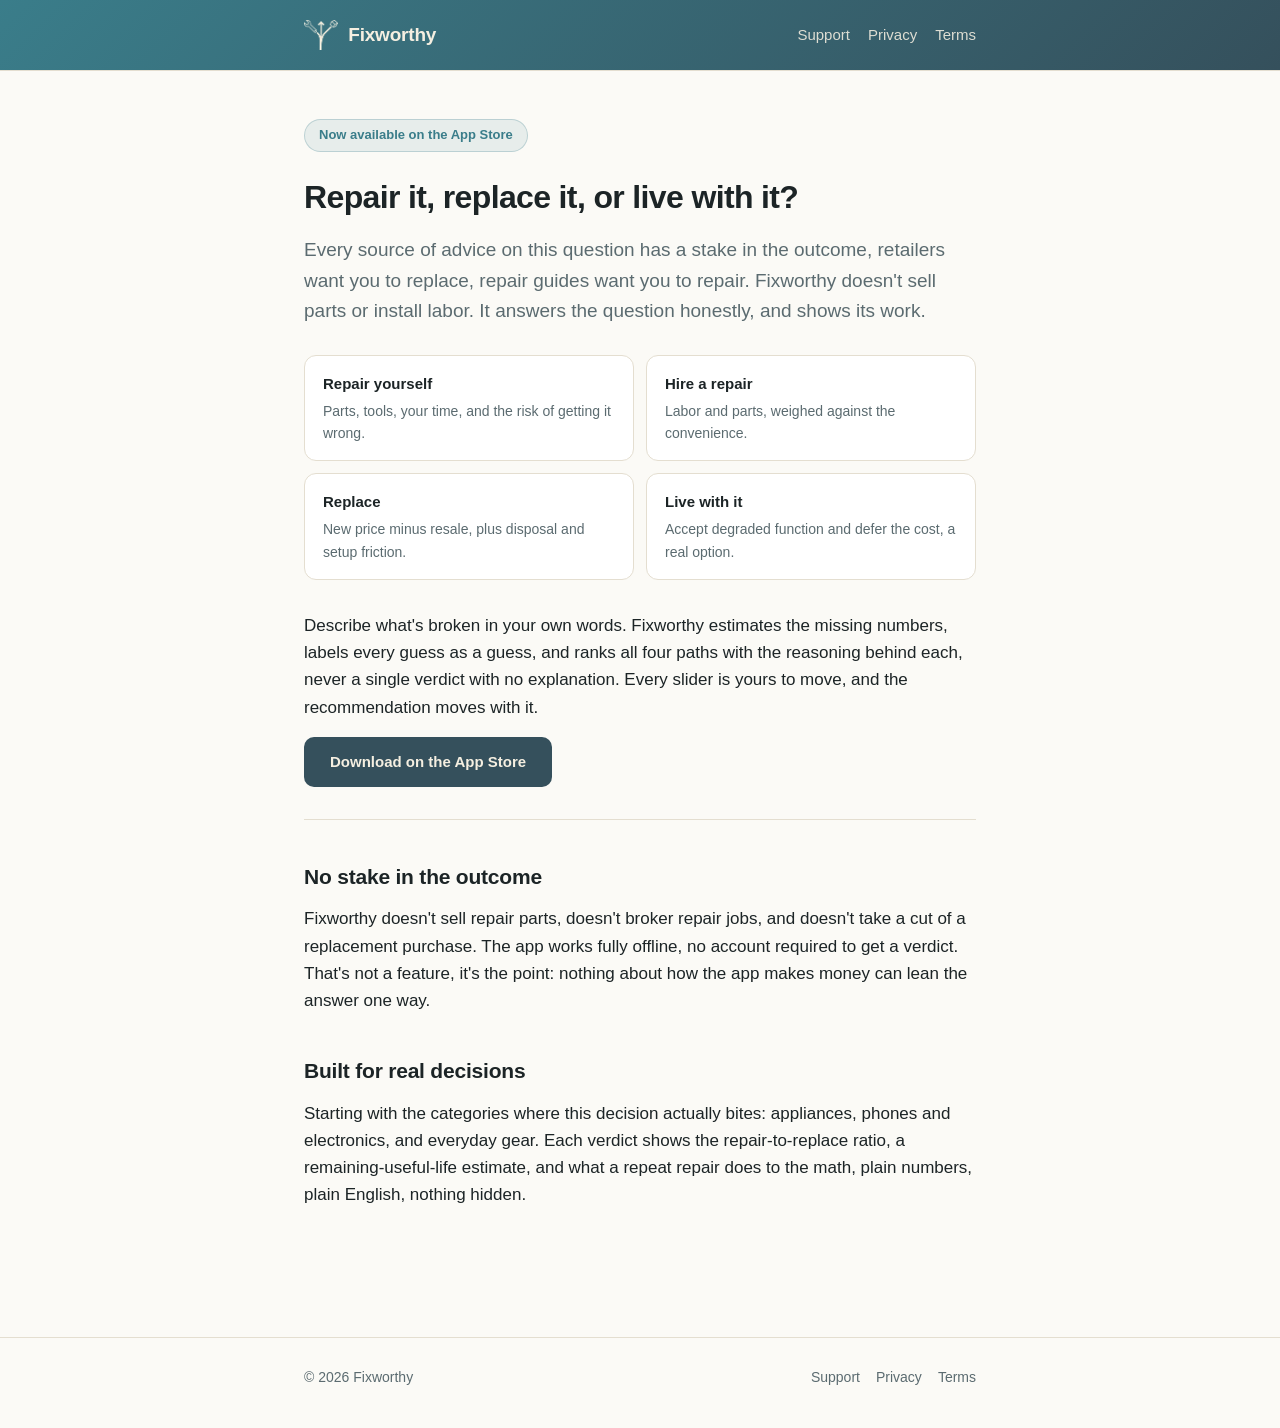
<file: index.html>
<!DOCTYPE html>
<html lang="en">
<head>
<meta charset="UTF-8">
<meta name="viewport" content="width=device-width, initial-scale=1.0">
<title>Fixworthy - Repair it, replace it, or live with it?</title>
<meta name="description" content="Fixworthy is a neutral decision engine for one question every incentivized source gets wrong: repair, hire, replace, or live with it. Local-first iOS app.">
<link rel="stylesheet" href="style.css">
</head>
<body>

<header class="site">
  <div class="wrap">
    <div class="brand"><img class="logo" src="fixworthy-logo.png" alt="Fixworthy logo"> Fixworthy</div>
    <nav>
      <a href="support.html">Support</a>
      <a href="privacy.html">Privacy</a>
      <a href="terms.html">Terms</a>
    </nav>
  </div>
</header>

<main>
  <span class="badge">Now available on the App Store</span>
  <h1>Repair it, replace it, or live with it?</h1>
  <p class="lede">
    Every source of advice on this question has a stake in the outcome, retailers
    want you to replace, repair guides want you to repair. Fixworthy doesn't sell
    parts or install labor. It answers the question honestly, and shows its work.
  </p>

  <div class="paths">
    <div class="path">
      <div class="name">Repair yourself</div>
      <div class="desc">Parts, tools, your time, and the risk of getting it wrong.</div>
    </div>
    <div class="path">
      <div class="name">Hire a repair</div>
      <div class="desc">Labor and parts, weighed against the convenience.</div>
    </div>
    <div class="path">
      <div class="name">Replace</div>
      <div class="desc">New price minus resale, plus disposal and setup friction.</div>
    </div>
    <div class="path">
      <div class="name">Live with it</div>
      <div class="desc">Accept degraded function and defer the cost, a real option.</div>
    </div>
  </div>

  <p>
    Describe what's broken in your own words. Fixworthy estimates the missing
    numbers, labels every guess as a guess, and ranks all four paths with the
    reasoning behind each, never a single verdict with no explanation. Every
    slider is yours to move, and the recommendation moves with it.
  </p>

  <a class="cta" href="https://apps.apple.com/app/id6788266168">Download on the App Store</a>

  <hr>

  <h2>No stake in the outcome</h2>
  <p>
    Fixworthy doesn't sell repair parts, doesn't broker repair jobs, and doesn't
    take a cut of a replacement purchase. The app works fully offline, no
    account required to get a verdict. That's not a feature, it's the point:
    nothing about how the app makes money can lean the answer one way.
  </p>

  <h2>Built for real decisions</h2>
  <p>
    Starting with the categories where this decision actually bites: appliances,
    phones and electronics, and everyday gear. Each verdict shows the
    repair-to-replace ratio, a remaining-useful-life estimate, and what a
    repeat repair does to the math, plain numbers, plain English, nothing
    hidden.
  </p>
</main>

<footer class="site">
  <div class="wrap">
    <div>&copy; 2026 Fixworthy</div>
    <nav>
      <a href="support.html">Support</a>
      <a href="privacy.html">Privacy</a>
      <a href="terms.html">Terms</a>
    </nav>
  </div>
</footer>

</body>
</html>
</file>
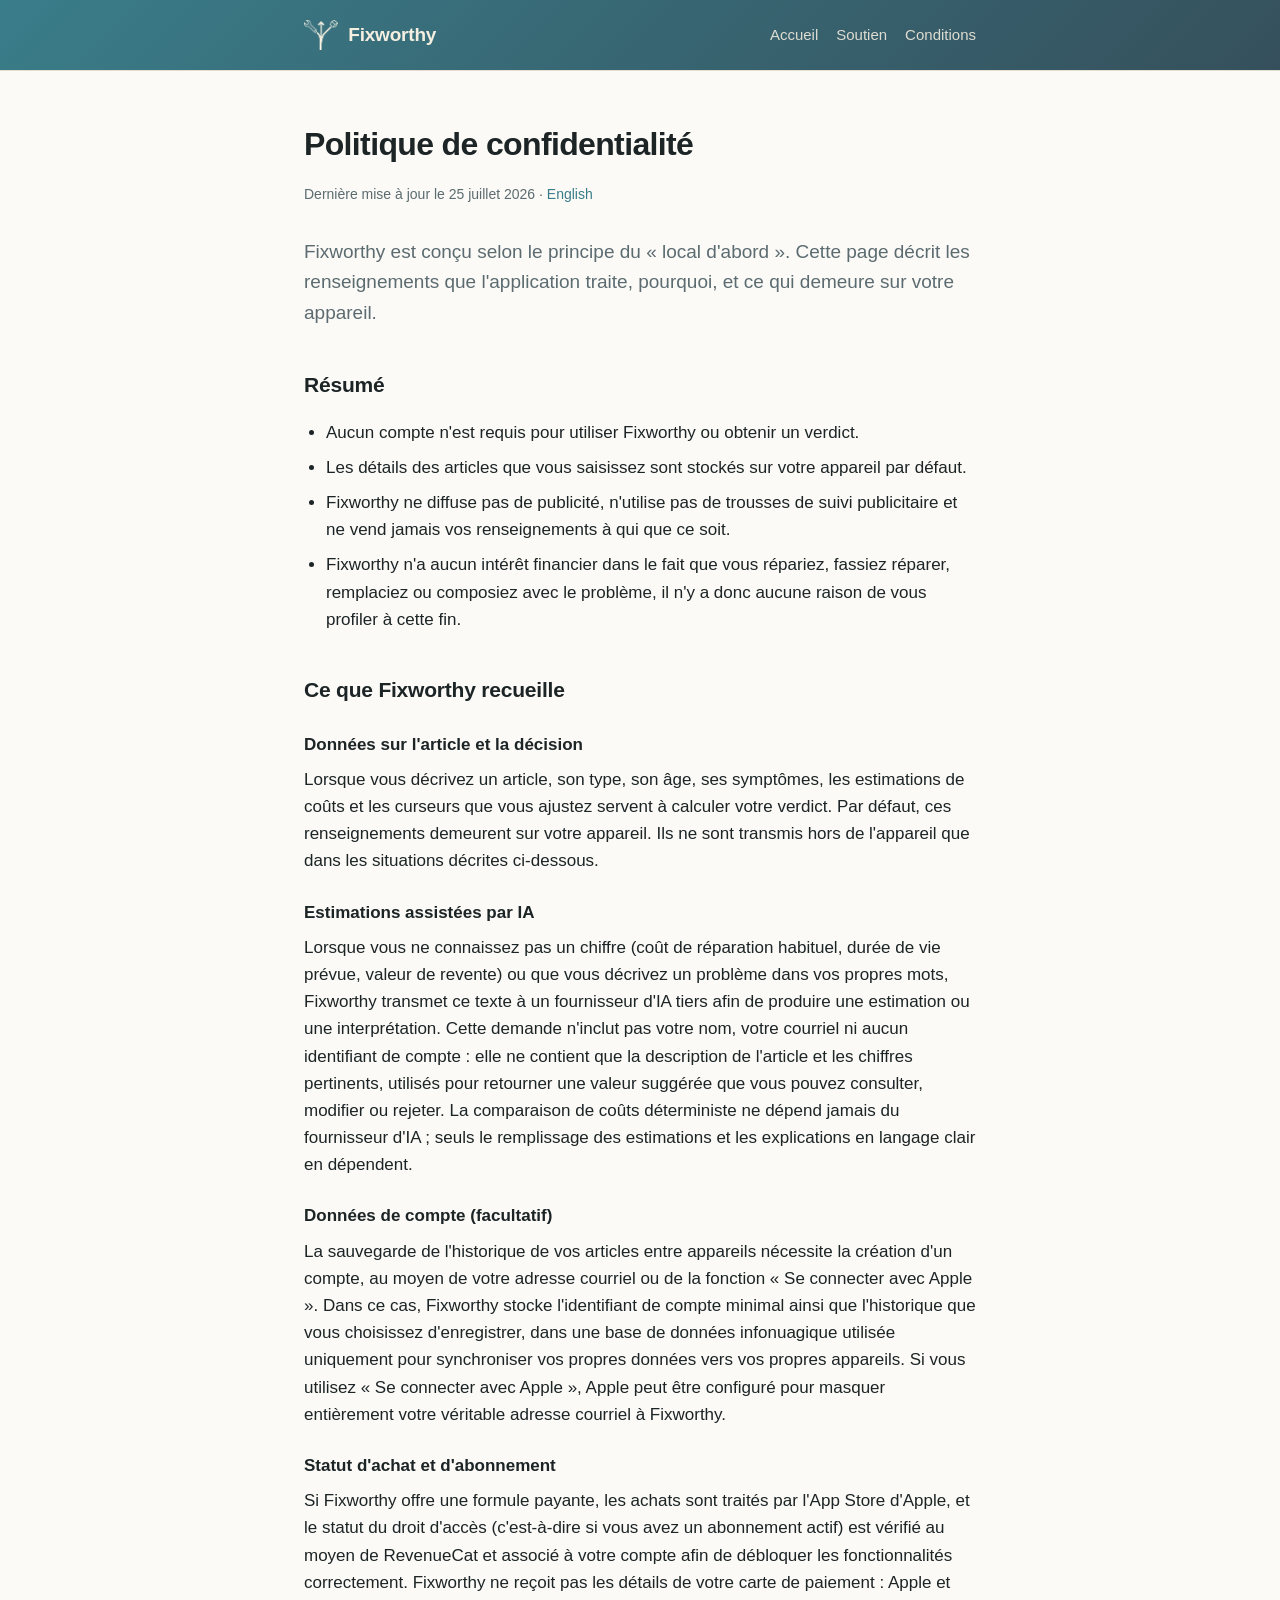
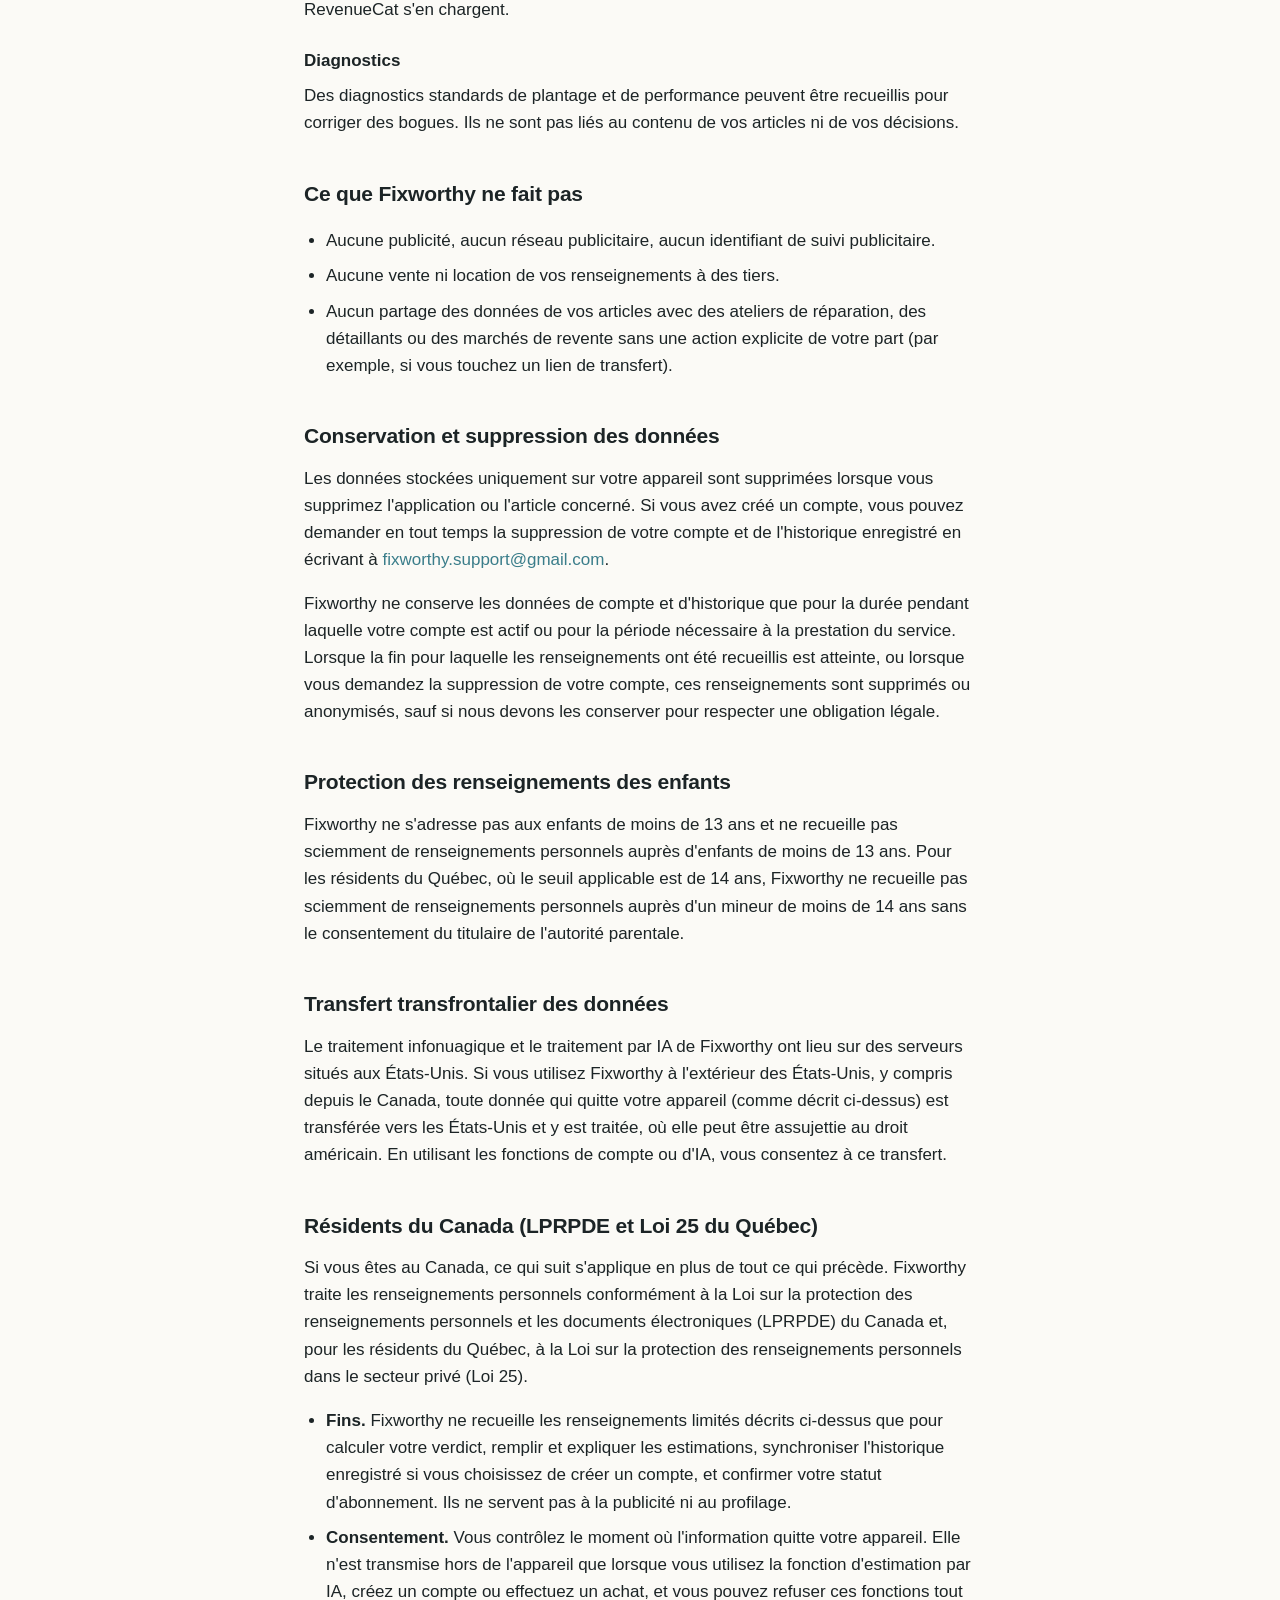
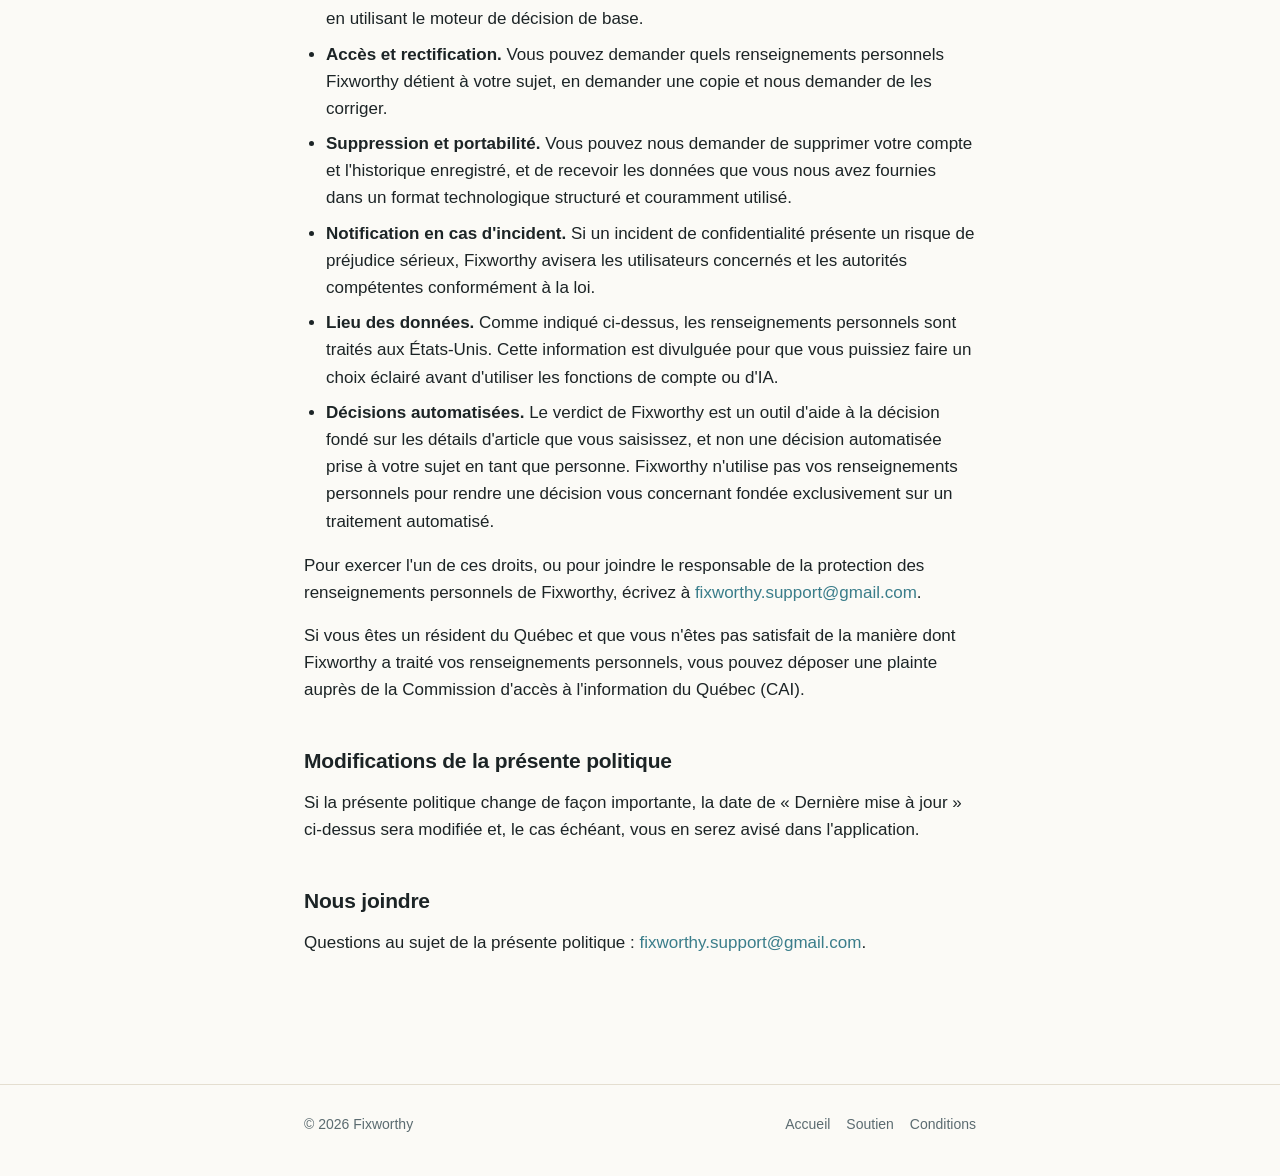
<file: privacy-fr.html>
<!DOCTYPE html>
<html lang="fr-CA">
<head>
<meta charset="UTF-8">
<meta name="viewport" content="width=device-width, initial-scale=1.0">
<title>Politique de confidentialité - Fixworthy</title>
<meta name="description" content="Comment Fixworthy recueille, utilise et protège vos renseignements.">
<link rel="stylesheet" href="style.css">
</head>
<body>

<header class="site">
  <div class="wrap">
    <div class="brand"><img class="logo" src="fixworthy-logo.png" alt="Logo Fixworthy"> Fixworthy</div>
    <nav>
      <a href="index.html">Accueil</a>
      <a href="support.html">Soutien</a>
      <a href="terms-fr.html">Conditions</a>
    </nav>
  </div>
</header>

<main>
  <h1>Politique de confidentialité</h1>
  <p class="updated">Dernière mise à jour le 25 juillet 2026 &middot; <a href="privacy.html">English</a></p>

  <p class="lede">
    Fixworthy est conçu selon le principe du « local d'abord ». Cette page
    décrit les renseignements que l'application traite, pourquoi, et ce qui
    demeure sur votre appareil.
  </p>

  <h2>Résumé</h2>
  <ul>
    <li>Aucun compte n'est requis pour utiliser Fixworthy ou obtenir un verdict.</li>
    <li>Les détails des articles que vous saisissez sont stockés sur votre appareil par défaut.</li>
    <li>Fixworthy ne diffuse pas de publicité, n'utilise pas de trousses de suivi publicitaire et ne vend jamais vos renseignements à qui que ce soit.</li>
    <li>Fixworthy n'a aucun intérêt financier dans le fait que vous répariez, fassiez réparer, remplaciez ou composiez avec le problème, il n'y a donc aucune raison de vous profiler à cette fin.</li>
  </ul>

  <h2>Ce que Fixworthy recueille</h2>

  <h3>Données sur l'article et la décision</h3>
  <p>
    Lorsque vous décrivez un article, son type, son âge, ses symptômes, les
    estimations de coûts et les curseurs que vous ajustez servent à calculer
    votre verdict. Par défaut, ces renseignements demeurent sur votre appareil.
    Ils ne sont transmis hors de l'appareil que dans les situations décrites
    ci-dessous.
  </p>

  <h3>Estimations assistées par IA</h3>
  <p>
    Lorsque vous ne connaissez pas un chiffre (coût de réparation habituel,
    durée de vie prévue, valeur de revente) ou que vous décrivez un problème
    dans vos propres mots, Fixworthy transmet ce texte à un fournisseur d'IA
    tiers afin de produire une estimation ou une interprétation. Cette demande
    n'inclut pas votre nom, votre courriel ni aucun identifiant de compte : elle
    ne contient que la description de l'article et les chiffres pertinents,
    utilisés pour retourner une valeur suggérée que vous pouvez consulter,
    modifier ou rejeter. La comparaison de coûts déterministe ne dépend jamais
    du fournisseur d'IA ; seuls le remplissage des estimations et les
    explications en langage clair en dépendent.
  </p>

  <h3>Données de compte (facultatif)</h3>
  <p>
    La sauvegarde de l'historique de vos articles entre appareils nécessite la
    création d'un compte, au moyen de votre adresse courriel ou de la fonction
    « Se connecter avec Apple ». Dans ce cas, Fixworthy stocke l'identifiant de
    compte minimal ainsi que l'historique que vous choisissez d'enregistrer,
    dans une base de données infonuagique utilisée uniquement pour synchroniser
    vos propres données vers vos propres appareils. Si vous utilisez « Se
    connecter avec Apple », Apple peut être configuré pour masquer entièrement
    votre véritable adresse courriel à Fixworthy.
  </p>

  <h3>Statut d'achat et d'abonnement</h3>
  <p>
    Si Fixworthy offre une formule payante, les achats sont traités par l'App
    Store d'Apple, et le statut du droit d'accès (c'est-à-dire si vous avez un
    abonnement actif) est vérifié au moyen de RevenueCat et associé à votre
    compte afin de débloquer les fonctionnalités correctement. Fixworthy ne
    reçoit pas les détails de votre carte de paiement : Apple et RevenueCat s'en
    chargent.
  </p>

  <h3>Diagnostics</h3>
  <p>
    Des diagnostics standards de plantage et de performance peuvent être
    recueillis pour corriger des bogues. Ils ne sont pas liés au contenu de vos
    articles ni de vos décisions.
  </p>

  <h2>Ce que Fixworthy ne fait pas</h2>
  <ul>
    <li>Aucune publicité, aucun réseau publicitaire, aucun identifiant de suivi publicitaire.</li>
    <li>Aucune vente ni location de vos renseignements à des tiers.</li>
    <li>Aucun partage des données de vos articles avec des ateliers de réparation, des détaillants ou des marchés de revente sans une action explicite de votre part (par exemple, si vous touchez un lien de transfert).</li>
  </ul>

  <h2>Conservation et suppression des données</h2>
  <p>
    Les données stockées uniquement sur votre appareil sont supprimées lorsque
    vous supprimez l'application ou l'article concerné. Si vous avez créé un
    compte, vous pouvez demander en tout temps la suppression de votre compte et
    de l'historique enregistré en écrivant à
    <a href="mailto:fixworthy.support@gmail.com">fixworthy.support@gmail.com</a>.
  </p>
  <p>
    Fixworthy ne conserve les données de compte et d'historique que pour la
    durée pendant laquelle votre compte est actif ou pour la période nécessaire
    à la prestation du service. Lorsque la fin pour laquelle les renseignements
    ont été recueillis est atteinte, ou lorsque vous demandez la suppression de
    votre compte, ces renseignements sont supprimés ou anonymisés, sauf si nous
    devons les conserver pour respecter une obligation légale.
  </p>

  <h2>Protection des renseignements des enfants</h2>
  <p>
    Fixworthy ne s'adresse pas aux enfants de moins de 13 ans et ne recueille
    pas sciemment de renseignements personnels auprès d'enfants de moins de 13
    ans. Pour les résidents du Québec, où le seuil applicable est de 14 ans,
    Fixworthy ne recueille pas sciemment de renseignements personnels auprès
    d'un mineur de moins de 14 ans sans le consentement du titulaire de
    l'autorité parentale.
  </p>

  <h2>Transfert transfrontalier des données</h2>
  <p>
    Le traitement infonuagique et le traitement par IA de Fixworthy ont lieu sur
    des serveurs situés aux États-Unis. Si vous utilisez Fixworthy à
    l'extérieur des États-Unis, y compris depuis le Canada, toute donnée qui
    quitte votre appareil (comme décrit ci-dessus) est transférée vers les
    États-Unis et y est traitée, où elle peut être assujettie au droit
    américain. En utilisant les fonctions de compte ou d'IA, vous consentez à
    ce transfert.
  </p>

  <h2>Résidents du Canada (LPRPDE et Loi 25 du Québec)</h2>
  <p>
    Si vous êtes au Canada, ce qui suit s'applique en plus de tout ce qui
    précède. Fixworthy traite les renseignements personnels conformément à la
    Loi sur la protection des renseignements personnels et les documents
    électroniques (LPRPDE) du Canada et, pour les résidents du Québec, à la Loi
    sur la protection des renseignements personnels dans le secteur privé
    (Loi 25).
  </p>
  <ul>
    <li><strong>Fins.</strong> Fixworthy ne recueille les renseignements limités décrits ci-dessus que pour calculer votre verdict, remplir et expliquer les estimations, synchroniser l'historique enregistré si vous choisissez de créer un compte, et confirmer votre statut d'abonnement. Ils ne servent pas à la publicité ni au profilage.</li>
    <li><strong>Consentement.</strong> Vous contrôlez le moment où l'information quitte votre appareil. Elle n'est transmise hors de l'appareil que lorsque vous utilisez la fonction d'estimation par IA, créez un compte ou effectuez un achat, et vous pouvez refuser ces fonctions tout en utilisant le moteur de décision de base.</li>
    <li><strong>Accès et rectification.</strong> Vous pouvez demander quels renseignements personnels Fixworthy détient à votre sujet, en demander une copie et nous demander de les corriger.</li>
    <li><strong>Suppression et portabilité.</strong> Vous pouvez nous demander de supprimer votre compte et l'historique enregistré, et de recevoir les données que vous nous avez fournies dans un format technologique structuré et couramment utilisé.</li>
    <li><strong>Notification en cas d'incident.</strong> Si un incident de confidentialité présente un risque de préjudice sérieux, Fixworthy avisera les utilisateurs concernés et les autorités compétentes conformément à la loi.</li>
    <li><strong>Lieu des données.</strong> Comme indiqué ci-dessus, les renseignements personnels sont traités aux États-Unis. Cette information est divulguée pour que vous puissiez faire un choix éclairé avant d'utiliser les fonctions de compte ou d'IA.</li>
    <li><strong>Décisions automatisées.</strong> Le verdict de Fixworthy est un outil d'aide à la décision fondé sur les détails d'article que vous saisissez, et non une décision automatisée prise à votre sujet en tant que personne. Fixworthy n'utilise pas vos renseignements personnels pour rendre une décision vous concernant fondée exclusivement sur un traitement automatisé.</li>
  </ul>
  <p>
    Pour exercer l'un de ces droits, ou pour joindre le responsable de la
    protection des renseignements personnels de Fixworthy, écrivez à
    <a href="mailto:fixworthy.support@gmail.com">fixworthy.support@gmail.com</a>.
  </p>
  <p>
    Si vous êtes un résident du Québec et que vous n'êtes pas satisfait de la
    manière dont Fixworthy a traité vos renseignements personnels, vous pouvez
    déposer une plainte auprès de la Commission d'accès à l'information du
    Québec (CAI).
  </p>

  <h2>Modifications de la présente politique</h2>
  <p>
    Si la présente politique change de façon importante, la date de « Dernière
    mise à jour » ci-dessus sera modifiée et, le cas échéant, vous en serez
    avisé dans l'application.
  </p>

  <h2>Nous joindre</h2>
  <p>
    Questions au sujet de la présente politique :
    <a href="mailto:fixworthy.support@gmail.com">fixworthy.support@gmail.com</a>.
  </p>
</main>

<footer class="site">
  <div class="wrap">
    <div>&copy; 2026 Fixworthy</div>
    <nav>
      <a href="index.html">Accueil</a>
      <a href="support.html">Soutien</a>
      <a href="terms-fr.html">Conditions</a>
    </nav>
  </div>
</footer>

</body>
</html>
</file>
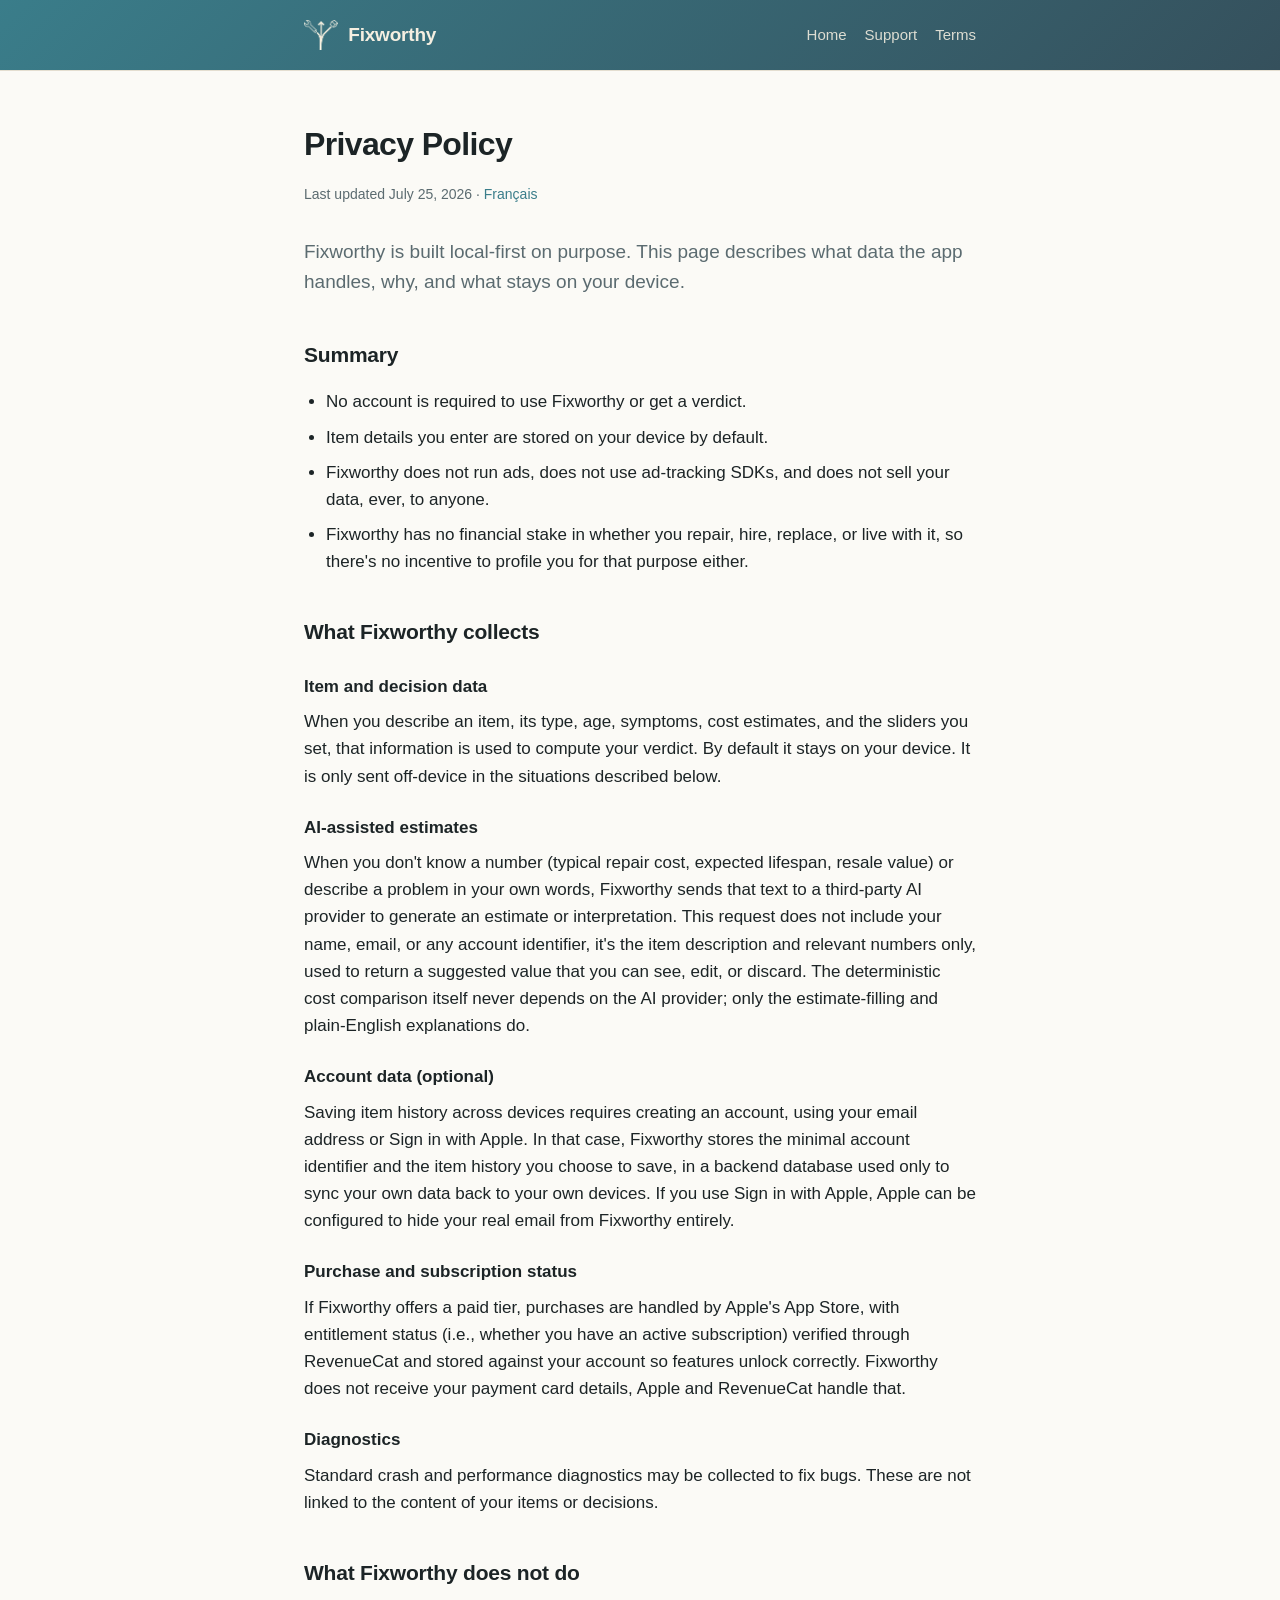
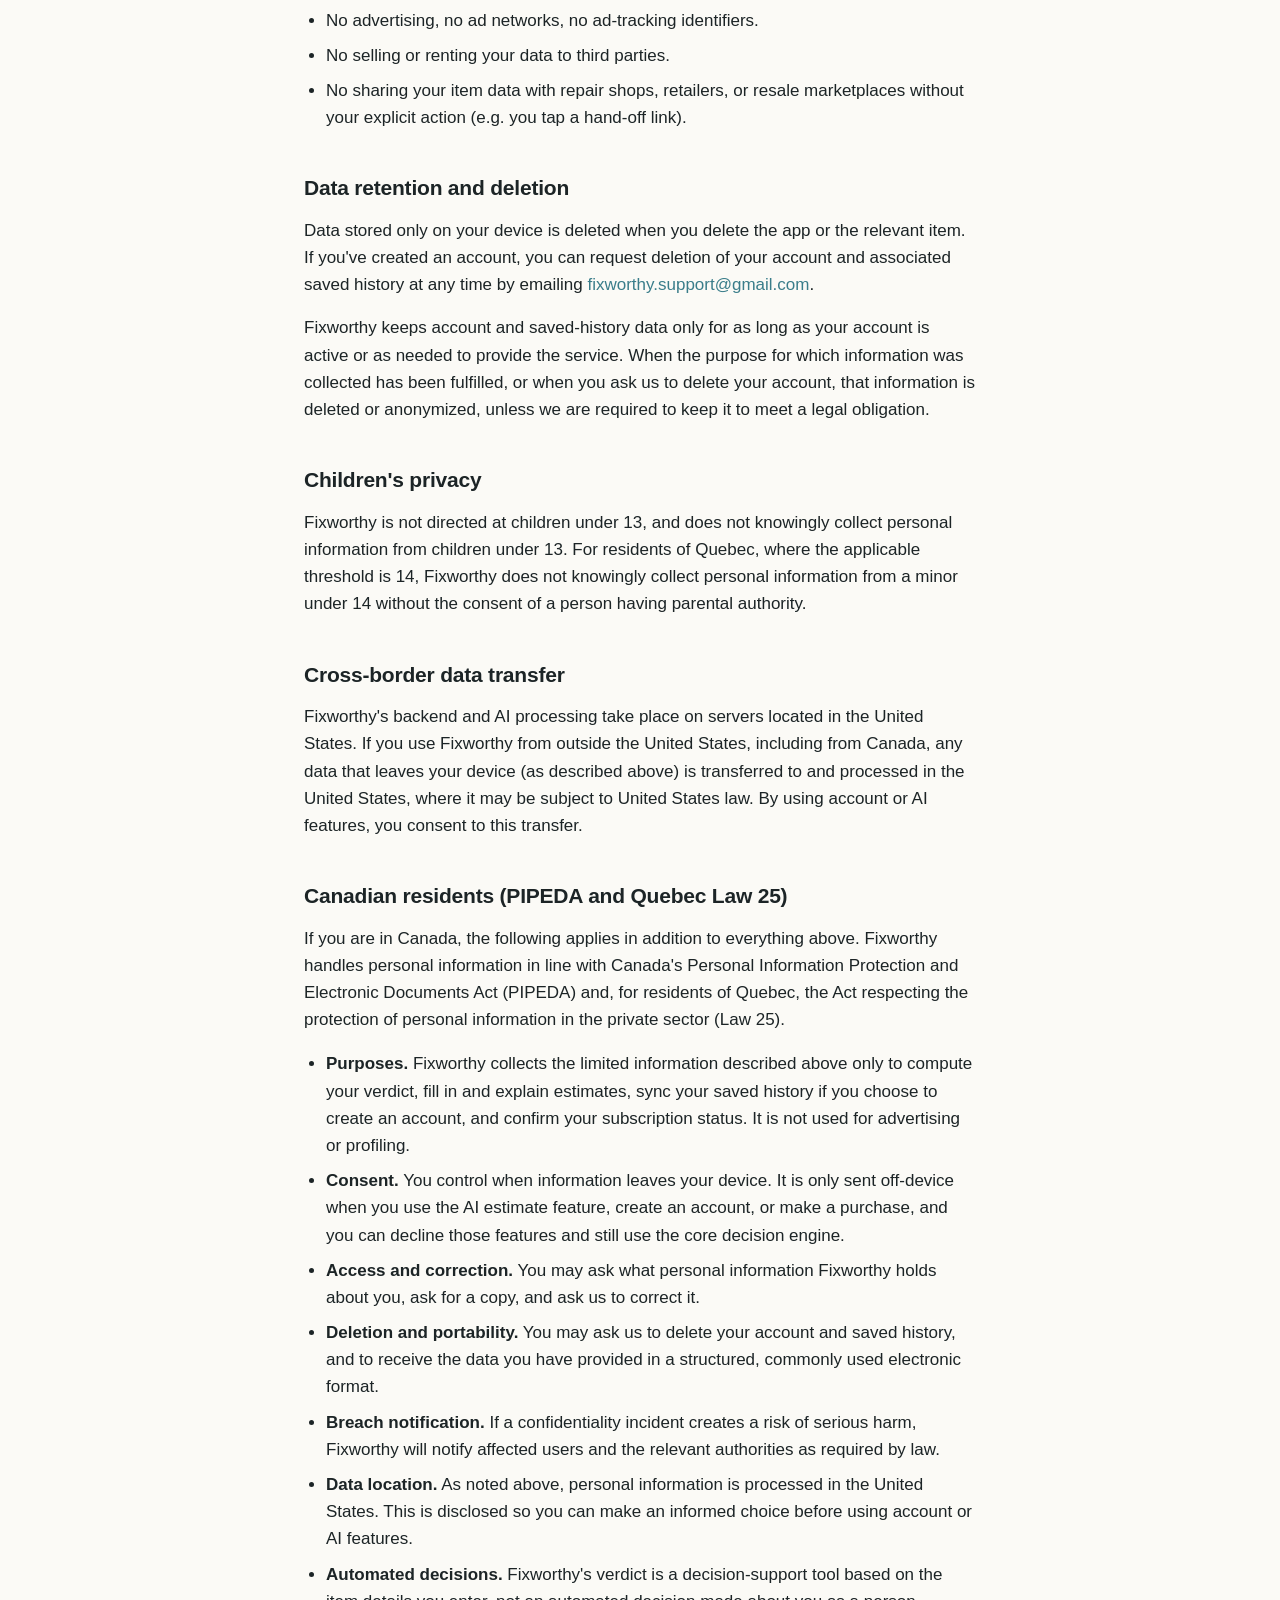
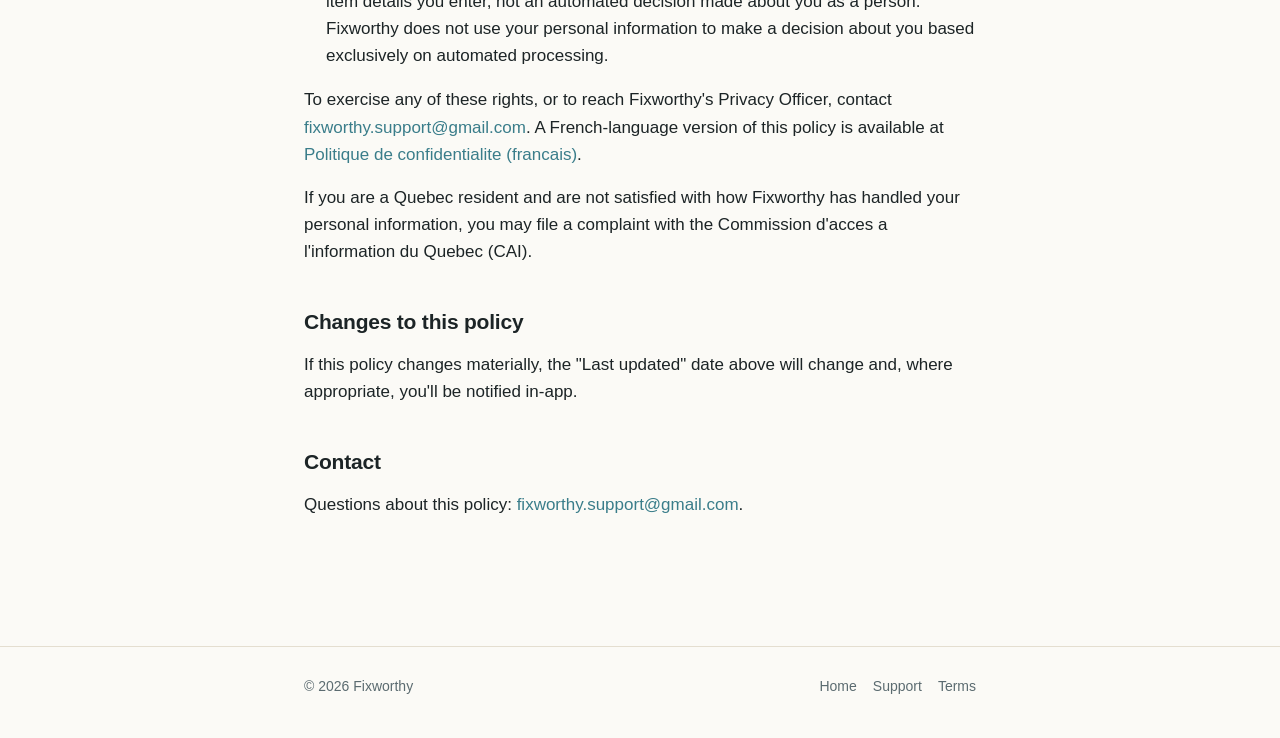
<file: privacy.html>
<!DOCTYPE html>
<html lang="en">
<head>
<meta charset="UTF-8">
<meta name="viewport" content="width=device-width, initial-scale=1.0">
<title>Privacy Policy - Fixworthy</title>
<meta name="description" content="How Fixworthy collects, uses, and protects your data.">
<link rel="stylesheet" href="style.css">
</head>
<body>

<header class="site">
  <div class="wrap">
    <div class="brand"><img class="logo" src="fixworthy-logo.png" alt="Fixworthy logo"> Fixworthy</div>
    <nav>
      <a href="index.html">Home</a>
      <a href="support.html">Support</a>
      <a href="terms.html">Terms</a>
    </nav>
  </div>
</header>

<main>
  <h1>Privacy Policy</h1>
  <p class="updated">Last updated July 25, 2026 &middot; <a href="privacy-fr.html">Fran&ccedil;ais</a></p>

  <p class="lede">
    Fixworthy is built local-first on purpose. This page describes what data
    the app handles, why, and what stays on your device.
  </p>

  <h2>Summary</h2>
  <ul>
    <li>No account is required to use Fixworthy or get a verdict.</li>
    <li>Item details you enter are stored on your device by default.</li>
    <li>Fixworthy does not run ads, does not use ad-tracking SDKs, and does not sell your data, ever, to anyone.</li>
    <li>Fixworthy has no financial stake in whether you repair, hire, replace, or live with it, so there's no incentive to profile you for that purpose either.</li>
  </ul>

  <h2>What Fixworthy collects</h2>

  <h3>Item and decision data</h3>
  <p>
    When you describe an item, its type, age, symptoms, cost estimates, and
    the sliders you set, that information is used to compute your verdict.
    By default it stays on your device. It is only sent off-device in the
    situations described below.
  </p>

  <h3>AI-assisted estimates</h3>
  <p>
    When you don't know a number (typical repair cost, expected lifespan,
    resale value) or describe a problem in your own words, Fixworthy sends
    that text to a third-party AI provider to generate an estimate or
    interpretation. This request does not include your name, email, or any
    account identifier, it's the item description and relevant numbers only,
    used to return a suggested value that you can see, edit, or discard. The
    deterministic cost comparison itself never depends on the AI provider;
    only the estimate-filling and plain-English explanations do.
  </p>

  <h3>Account data (optional)</h3>
  <p>
    Saving item history across devices requires creating an account, using
    your email address or Sign in with Apple. In that case, Fixworthy stores
    the minimal account identifier and the item history you choose to save, in
    a backend database used only to sync your own data back to your own
    devices. If you use Sign in with Apple, Apple can be configured to hide
    your real email from Fixworthy entirely.
  </p>

  <h3>Purchase and subscription status</h3>
  <p>
    If Fixworthy offers a paid tier, purchases are handled by Apple's App
    Store, with entitlement status (i.e., whether you have an active
    subscription) verified through RevenueCat and stored against your account
    so features unlock correctly. Fixworthy does not receive your payment
    card details, Apple and RevenueCat handle that.
  </p>

  <h3>Diagnostics</h3>
  <p>
    Standard crash and performance diagnostics may be collected to fix bugs.
    These are not linked to the content of your items or decisions.
  </p>

  <h2>What Fixworthy does not do</h2>
  <ul>
    <li>No advertising, no ad networks, no ad-tracking identifiers.</li>
    <li>No selling or renting your data to third parties.</li>
    <li>No sharing your item data with repair shops, retailers, or resale marketplaces without your explicit action (e.g. you tap a hand-off link).</li>
  </ul>

  <h2>Data retention and deletion</h2>
  <p>
    Data stored only on your device is deleted when you delete the app or the
    relevant item. If you've created an account, you can request deletion of
    your account and associated saved history at any time by emailing
    <a href="mailto:fixworthy.support@gmail.com">fixworthy.support@gmail.com</a>.
  </p>
  <p>
    Fixworthy keeps account and saved-history data only for as long as your
    account is active or as needed to provide the service. When the purpose for
    which information was collected has been fulfilled, or when you ask us to
    delete your account, that information is deleted or anonymized, unless we
    are required to keep it to meet a legal obligation.
  </p>

  <h2>Children's privacy</h2>
  <p>
    Fixworthy is not directed at children under 13, and does not knowingly
    collect personal information from children under 13. For residents of
    Quebec, where the applicable threshold is 14, Fixworthy does not knowingly
    collect personal information from a minor under 14 without the consent of a
    person having parental authority.
  </p>

  <h2>Cross-border data transfer</h2>
  <p>
    Fixworthy's backend and AI processing take place on servers located in the
    United States. If you use Fixworthy from outside the United States,
    including from Canada, any data that leaves your device (as described
    above) is transferred to and processed in the United States, where it may
    be subject to United States law. By using account or AI features, you
    consent to this transfer.
  </p>

  <h2>Canadian residents (PIPEDA and Quebec Law 25)</h2>
  <p>
    If you are in Canada, the following applies in addition to everything
    above. Fixworthy handles personal information in line with Canada's
    Personal Information Protection and Electronic Documents Act (PIPEDA) and,
    for residents of Quebec, the Act respecting the protection of personal
    information in the private sector (Law 25).
  </p>
  <ul>
    <li><strong>Purposes.</strong> Fixworthy collects the limited information described above only to compute your verdict, fill in and explain estimates, sync your saved history if you choose to create an account, and confirm your subscription status. It is not used for advertising or profiling.</li>
    <li><strong>Consent.</strong> You control when information leaves your device. It is only sent off-device when you use the AI estimate feature, create an account, or make a purchase, and you can decline those features and still use the core decision engine.</li>
    <li><strong>Access and correction.</strong> You may ask what personal information Fixworthy holds about you, ask for a copy, and ask us to correct it.</li>
    <li><strong>Deletion and portability.</strong> You may ask us to delete your account and saved history, and to receive the data you have provided in a structured, commonly used electronic format.</li>
    <li><strong>Breach notification.</strong> If a confidentiality incident creates a risk of serious harm, Fixworthy will notify affected users and the relevant authorities as required by law.</li>
    <li><strong>Data location.</strong> As noted above, personal information is processed in the United States. This is disclosed so you can make an informed choice before using account or AI features.</li>
    <li><strong>Automated decisions.</strong> Fixworthy's verdict is a decision-support tool based on the item details you enter, not an automated decision made about you as a person. Fixworthy does not use your personal information to make a decision about you based exclusively on automated processing.</li>
  </ul>
  <p>
    To exercise any of these rights, or to reach Fixworthy's Privacy Officer,
    contact
    <a href="mailto:fixworthy.support@gmail.com">fixworthy.support@gmail.com</a>.
    A French-language version of this policy is available at
    <a href="privacy-fr.html">Politique de confidentialite (francais)</a>.
  </p>
  <p>
    If you are a Quebec resident and are not satisfied with how Fixworthy has
    handled your personal information, you may file a complaint with the
    Commission d'acces a l'information du Quebec (CAI).
  </p>

  <h2>Changes to this policy</h2>
  <p>
    If this policy changes materially, the "Last updated" date above will
    change and, where appropriate, you'll be notified in-app.
  </p>

  <h2>Contact</h2>
  <p>
    Questions about this policy: <a href="mailto:fixworthy.support@gmail.com">fixworthy.support@gmail.com</a>.
  </p>
</main>

<footer class="site">
  <div class="wrap">
    <div>&copy; 2026 Fixworthy</div>
    <nav>
      <a href="index.html">Home</a>
      <a href="support.html">Support</a>
      <a href="terms.html">Terms</a>
    </nav>
  </div>
</footer>

</body>
</html>
</file>
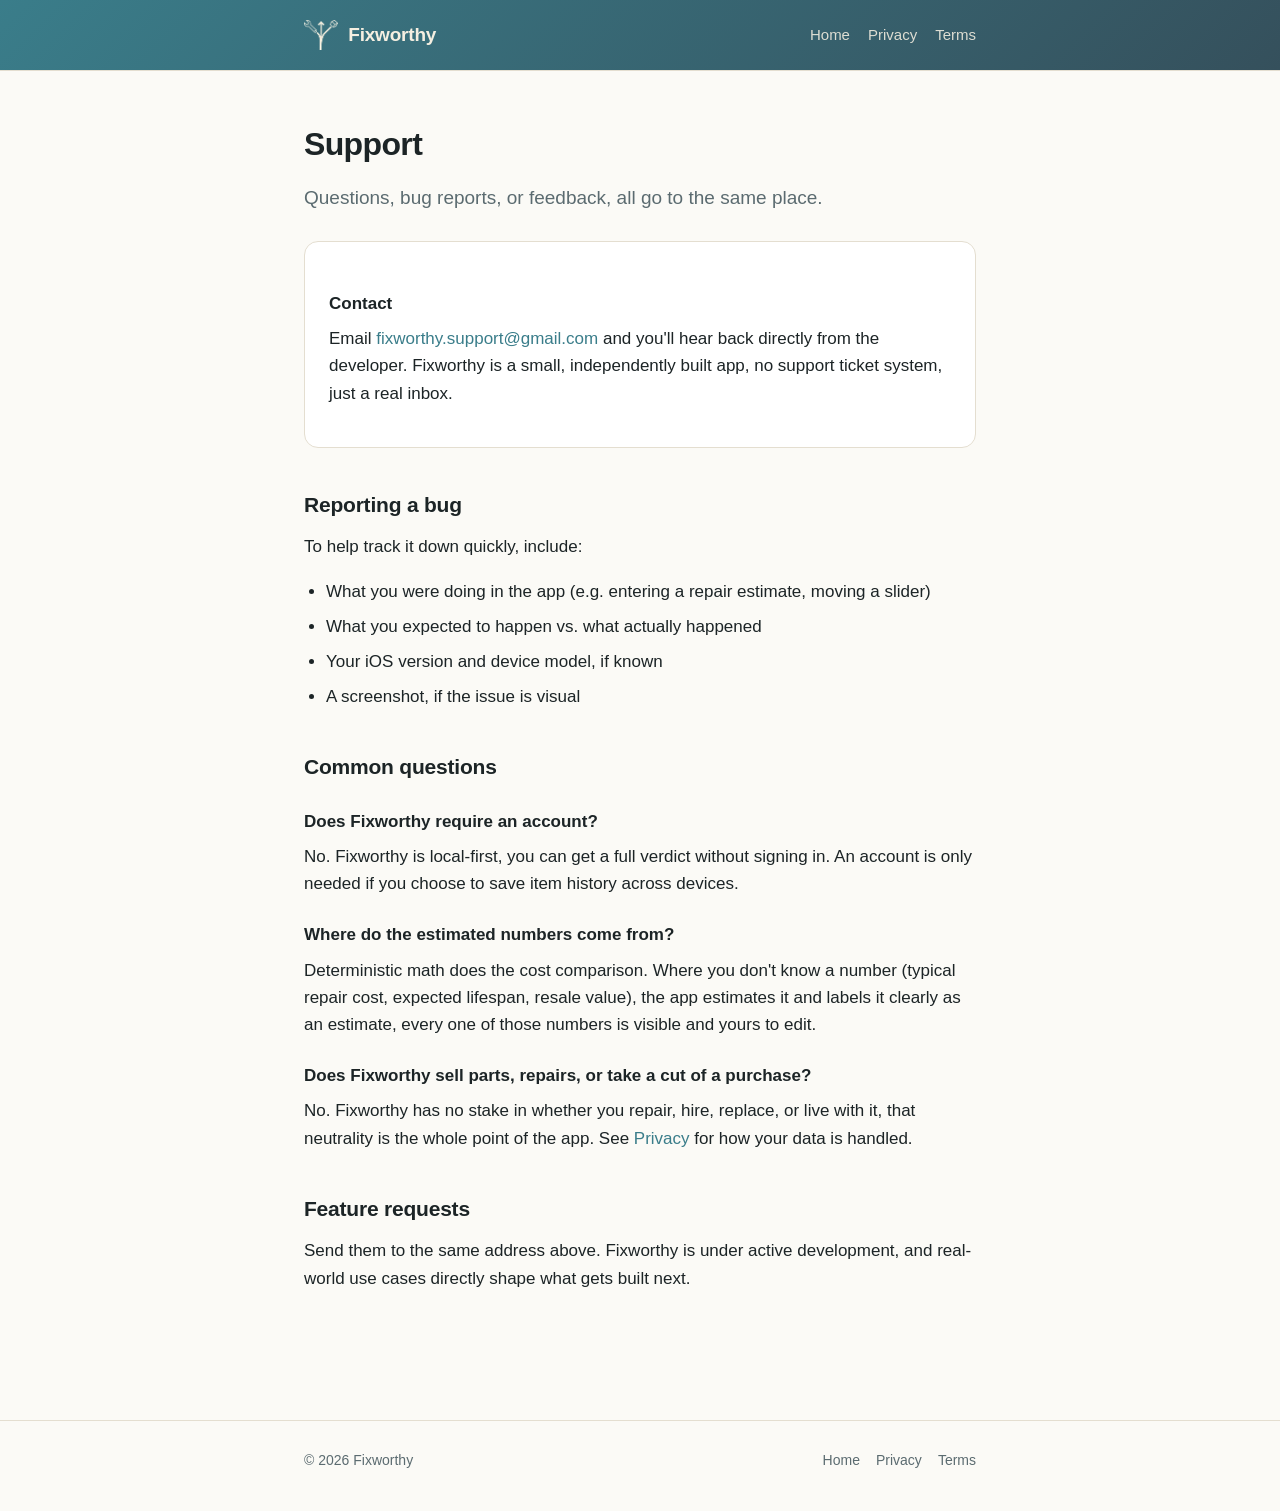
<file: support.html>
<!DOCTYPE html>
<html lang="en">
<head>
<meta charset="UTF-8">
<meta name="viewport" content="width=device-width, initial-scale=1.0">
<title>Support - Fixworthy</title>
<meta name="description" content="Get help with Fixworthy, report a bug, or send feedback.">
<link rel="stylesheet" href="style.css">
</head>
<body>

<header class="site">
  <div class="wrap">
    <div class="brand"><img class="logo" src="fixworthy-logo.png" alt="Fixworthy logo"> Fixworthy</div>
    <nav>
      <a href="index.html">Home</a>
      <a href="privacy.html">Privacy</a>
      <a href="terms.html">Terms</a>
    </nav>
  </div>
</header>

<main>
  <h1>Support</h1>
  <p class="lede">Questions, bug reports, or feedback, all go to the same place.</p>

  <div class="card">
    <h3>Contact</h3>
    <p>
      Email <a href="mailto:fixworthy.support@gmail.com">fixworthy.support@gmail.com</a> and
      you'll hear back directly from the developer. Fixworthy is a small,
      independently built app, no support ticket system, just a real inbox.
    </p>
  </div>

  <h2>Reporting a bug</h2>
  <p>To help track it down quickly, include:</p>
  <ul>
    <li>What you were doing in the app (e.g. entering a repair estimate, moving a slider)</li>
    <li>What you expected to happen vs. what actually happened</li>
    <li>Your iOS version and device model, if known</li>
    <li>A screenshot, if the issue is visual</li>
  </ul>

  <h2>Common questions</h2>

  <h3>Does Fixworthy require an account?</h3>
  <p>
    No. Fixworthy is local-first, you can get a full verdict without signing in.
    An account is only needed if you choose to save item history across devices.
  </p>

  <h3>Where do the estimated numbers come from?</h3>
  <p>
    Deterministic math does the cost comparison. Where you don't know a number
    (typical repair cost, expected lifespan, resale value), the app estimates
    it and labels it clearly as an estimate, every one of those numbers is
    visible and yours to edit.
  </p>

  <h3>Does Fixworthy sell parts, repairs, or take a cut of a purchase?</h3>
  <p>
    No. Fixworthy has no stake in whether you repair, hire, replace, or live
    with it, that neutrality is the whole point of the app. See
    <a href="privacy.html">Privacy</a> for how your data is handled.
  </p>

  <h2>Feature requests</h2>
  <p>
    Send them to the same address above. Fixworthy is under active development,
    and real-world use cases directly shape what gets built next.
  </p>
</main>

<footer class="site">
  <div class="wrap">
    <div>&copy; 2026 Fixworthy</div>
    <nav>
      <a href="index.html">Home</a>
      <a href="privacy.html">Privacy</a>
      <a href="terms.html">Terms</a>
    </nav>
  </div>
</footer>

</body>
</html>
</file>
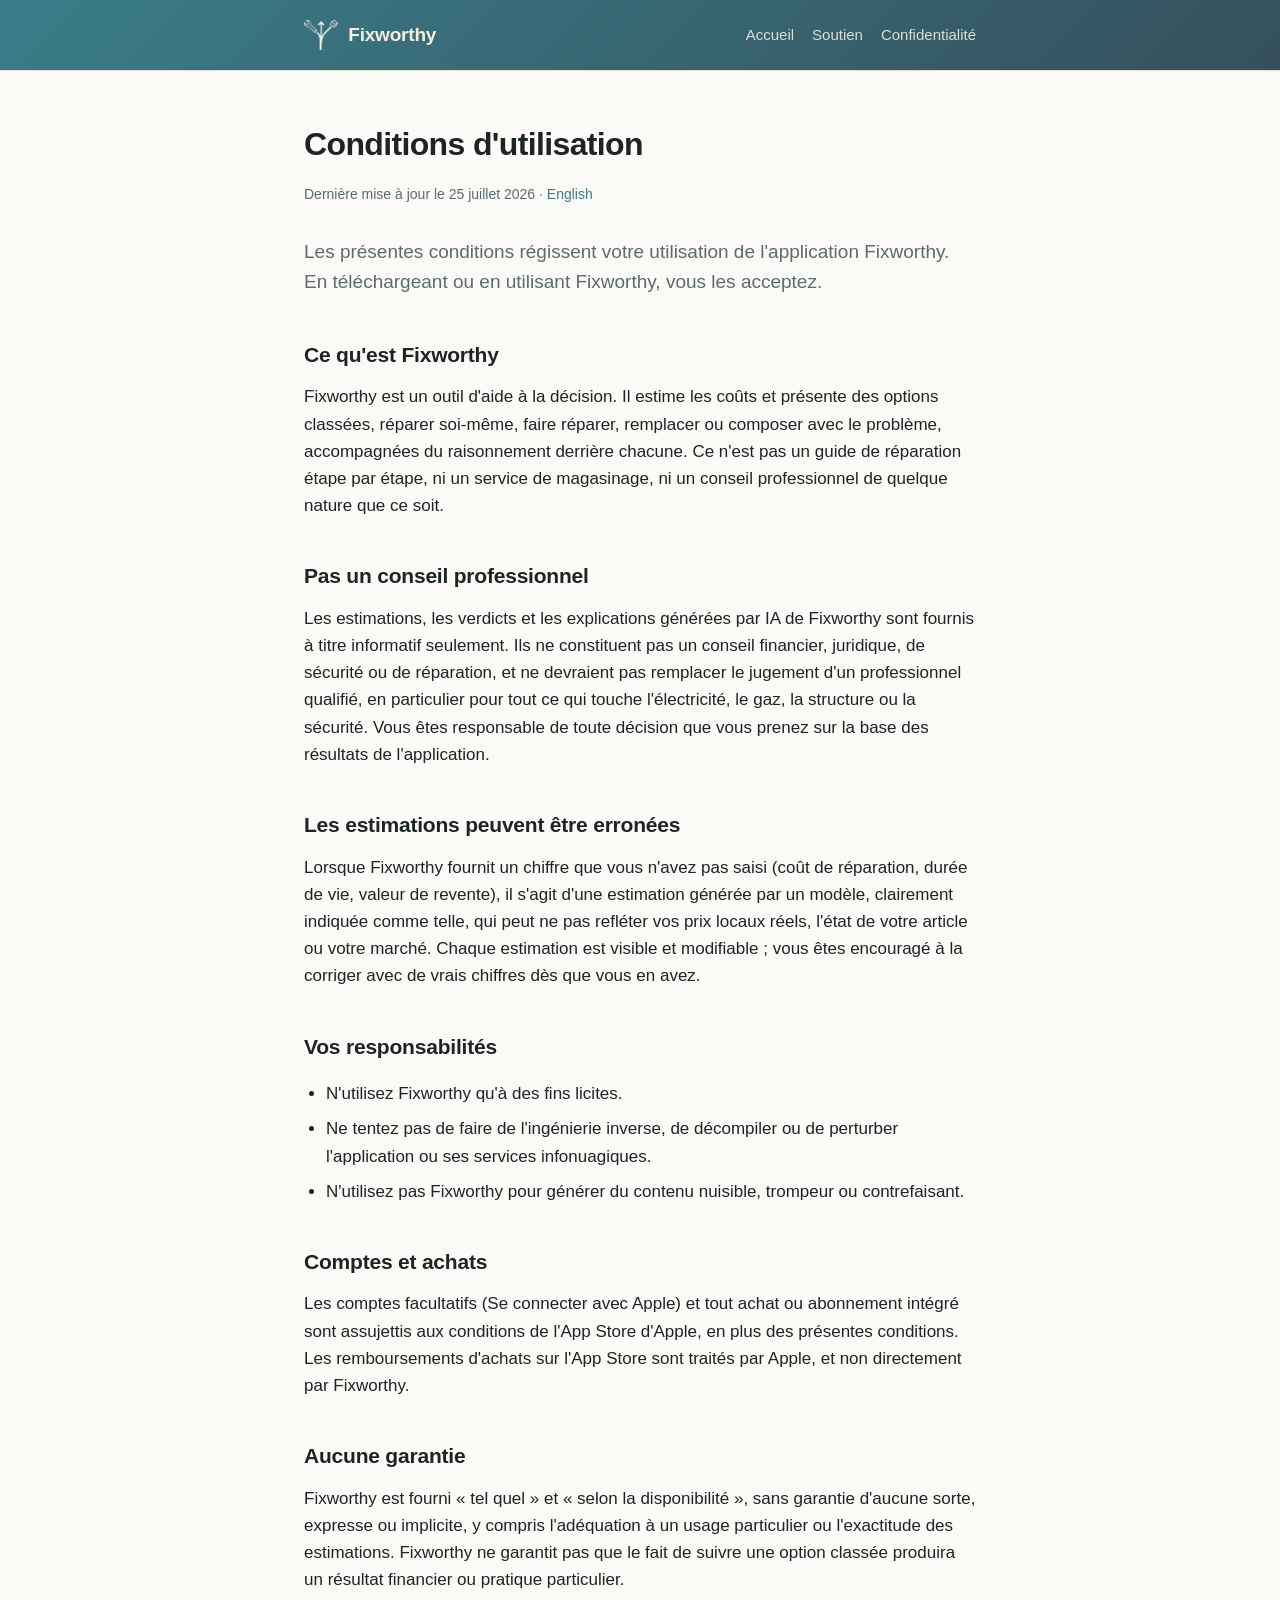
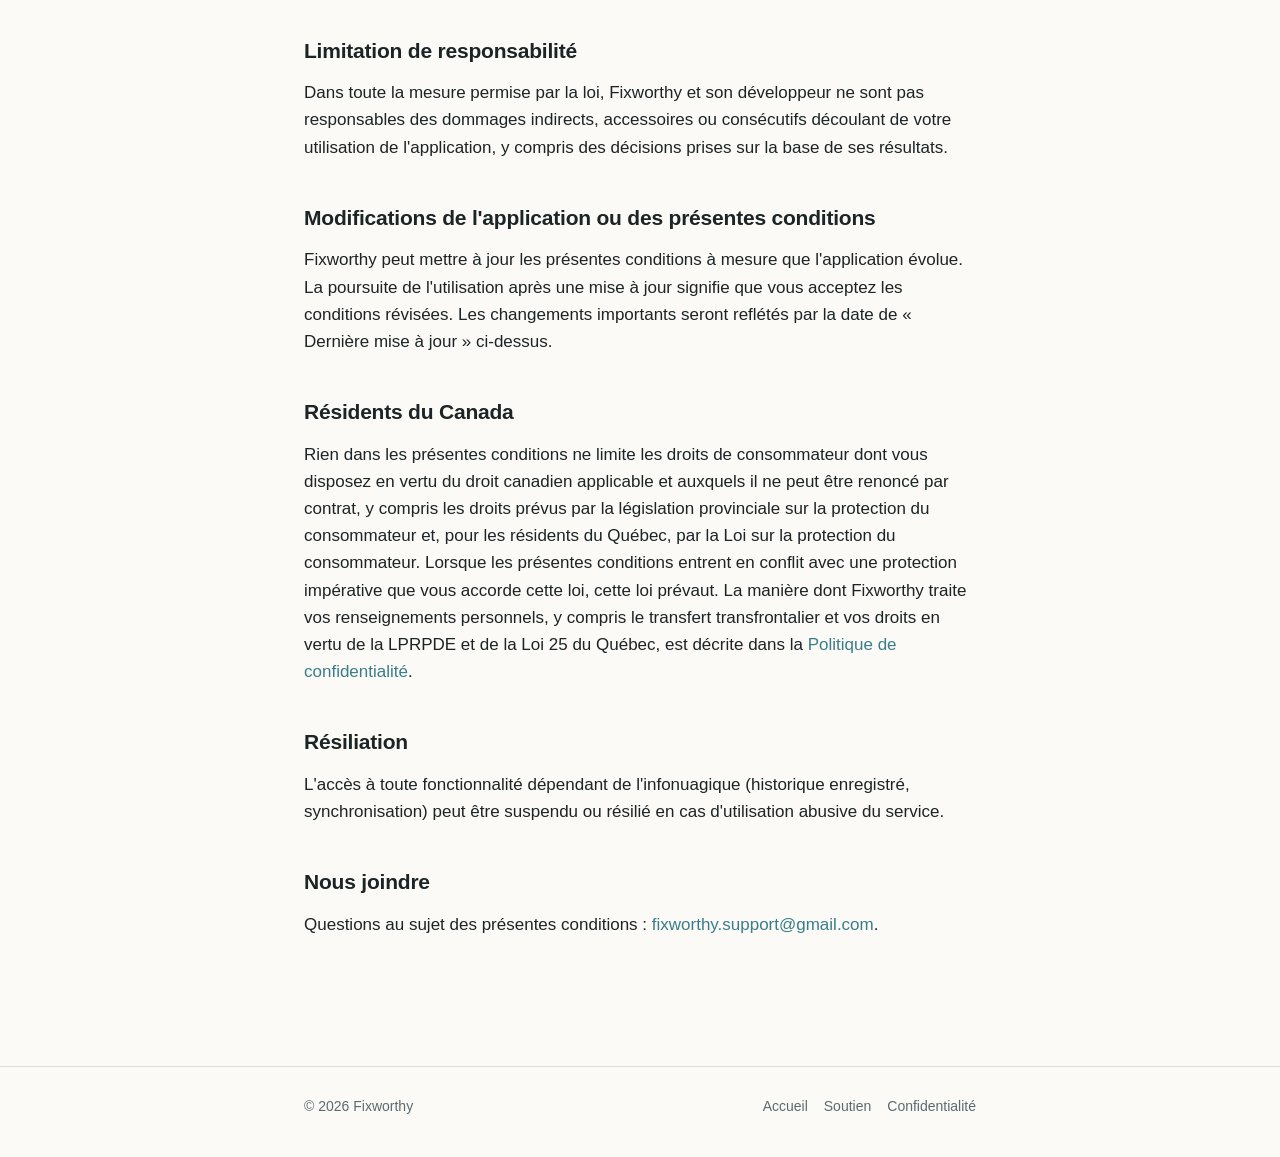
<file: terms-fr.html>
<!DOCTYPE html>
<html lang="fr-CA">
<head>
<meta charset="UTF-8">
<meta name="viewport" content="width=device-width, initial-scale=1.0">
<title>Conditions d'utilisation - Fixworthy</title>
<meta name="description" content="Conditions d'utilisation de l'application Fixworthy.">
<link rel="stylesheet" href="style.css">
</head>
<body>

<header class="site">
  <div class="wrap">
    <div class="brand"><img class="logo" src="fixworthy-logo.png" alt="Logo Fixworthy"> Fixworthy</div>
    <nav>
      <a href="index.html">Accueil</a>
      <a href="support.html">Soutien</a>
      <a href="privacy-fr.html">Confidentialité</a>
    </nav>
  </div>
</header>

<main>
  <h1>Conditions d'utilisation</h1>
  <p class="updated">Dernière mise à jour le 25 juillet 2026 &middot; <a href="terms.html">English</a></p>

  <p class="lede">
    Les présentes conditions régissent votre utilisation de l'application
    Fixworthy. En téléchargeant ou en utilisant Fixworthy, vous les acceptez.
  </p>

  <h2>Ce qu'est Fixworthy</h2>
  <p>
    Fixworthy est un outil d'aide à la décision. Il estime les coûts et présente
    des options classées, réparer soi-même, faire réparer, remplacer ou composer
    avec le problème, accompagnées du raisonnement derrière chacune. Ce n'est pas
    un guide de réparation étape par étape, ni un service de magasinage, ni un
    conseil professionnel de quelque nature que ce soit.
  </p>

  <h2>Pas un conseil professionnel</h2>
  <p>
    Les estimations, les verdicts et les explications générées par IA de
    Fixworthy sont fournis à titre informatif seulement. Ils ne constituent pas
    un conseil financier, juridique, de sécurité ou de réparation, et ne
    devraient pas remplacer le jugement d'un professionnel qualifié, en
    particulier pour tout ce qui touche l'électricité, le gaz, la structure ou
    la sécurité. Vous êtes responsable de toute décision que vous prenez sur la
    base des résultats de l'application.
  </p>

  <h2>Les estimations peuvent être erronées</h2>
  <p>
    Lorsque Fixworthy fournit un chiffre que vous n'avez pas saisi (coût de
    réparation, durée de vie, valeur de revente), il s'agit d'une estimation
    générée par un modèle, clairement indiquée comme telle, qui peut ne pas
    refléter vos prix locaux réels, l'état de votre article ou votre marché.
    Chaque estimation est visible et modifiable ; vous êtes encouragé à la
    corriger avec de vrais chiffres dès que vous en avez.
  </p>

  <h2>Vos responsabilités</h2>
  <ul>
    <li>N'utilisez Fixworthy qu'à des fins licites.</li>
    <li>Ne tentez pas de faire de l'ingénierie inverse, de décompiler ou de perturber l'application ou ses services infonuagiques.</li>
    <li>N'utilisez pas Fixworthy pour générer du contenu nuisible, trompeur ou contrefaisant.</li>
  </ul>

  <h2>Comptes et achats</h2>
  <p>
    Les comptes facultatifs (Se connecter avec Apple) et tout achat ou
    abonnement intégré sont assujettis aux conditions de l'App Store d'Apple, en
    plus des présentes conditions. Les remboursements d'achats sur l'App Store
    sont traités par Apple, et non directement par Fixworthy.
  </p>

  <h2>Aucune garantie</h2>
  <p>
    Fixworthy est fourni « tel quel » et « selon la disponibilité », sans
    garantie d'aucune sorte, expresse ou implicite, y compris l'adéquation à un
    usage particulier ou l'exactitude des estimations. Fixworthy ne garantit pas
    que le fait de suivre une option classée produira un résultat financier ou
    pratique particulier.
  </p>

  <h2>Limitation de responsabilité</h2>
  <p>
    Dans toute la mesure permise par la loi, Fixworthy et son développeur ne
    sont pas responsables des dommages indirects, accessoires ou consécutifs
    découlant de votre utilisation de l'application, y compris des décisions
    prises sur la base de ses résultats.
  </p>

  <h2>Modifications de l'application ou des présentes conditions</h2>
  <p>
    Fixworthy peut mettre à jour les présentes conditions à mesure que
    l'application évolue. La poursuite de l'utilisation après une mise à jour
    signifie que vous acceptez les conditions révisées. Les changements
    importants seront reflétés par la date de « Dernière mise à jour »
    ci-dessus.
  </p>

  <h2>Résidents du Canada</h2>
  <p>
    Rien dans les présentes conditions ne limite les droits de consommateur dont
    vous disposez en vertu du droit canadien applicable et auxquels il ne peut
    être renoncé par contrat, y compris les droits prévus par la législation
    provinciale sur la protection du consommateur et, pour les résidents du
    Québec, par la Loi sur la protection du consommateur. Lorsque les présentes
    conditions entrent en conflit avec une protection impérative que vous
    accorde cette loi, cette loi prévaut. La manière dont Fixworthy traite vos
    renseignements personnels, y compris le transfert transfrontalier et vos
    droits en vertu de la LPRPDE et de la Loi 25 du Québec, est décrite dans la
    <a href="privacy-fr.html">Politique de confidentialité</a>.
  </p>

  <h2>Résiliation</h2>
  <p>
    L'accès à toute fonctionnalité dépendant de l'infonuagique (historique
    enregistré, synchronisation) peut être suspendu ou résilié en cas
    d'utilisation abusive du service.
  </p>

  <h2>Nous joindre</h2>
  <p>
    Questions au sujet des présentes conditions :
    <a href="mailto:fixworthy.support@gmail.com">fixworthy.support@gmail.com</a>.
  </p>
</main>

<footer class="site">
  <div class="wrap">
    <div>&copy; 2026 Fixworthy</div>
    <nav>
      <a href="index.html">Accueil</a>
      <a href="support.html">Soutien</a>
      <a href="privacy-fr.html">Confidentialité</a>
    </nav>
  </div>
</footer>

</body>
</html>
</file>
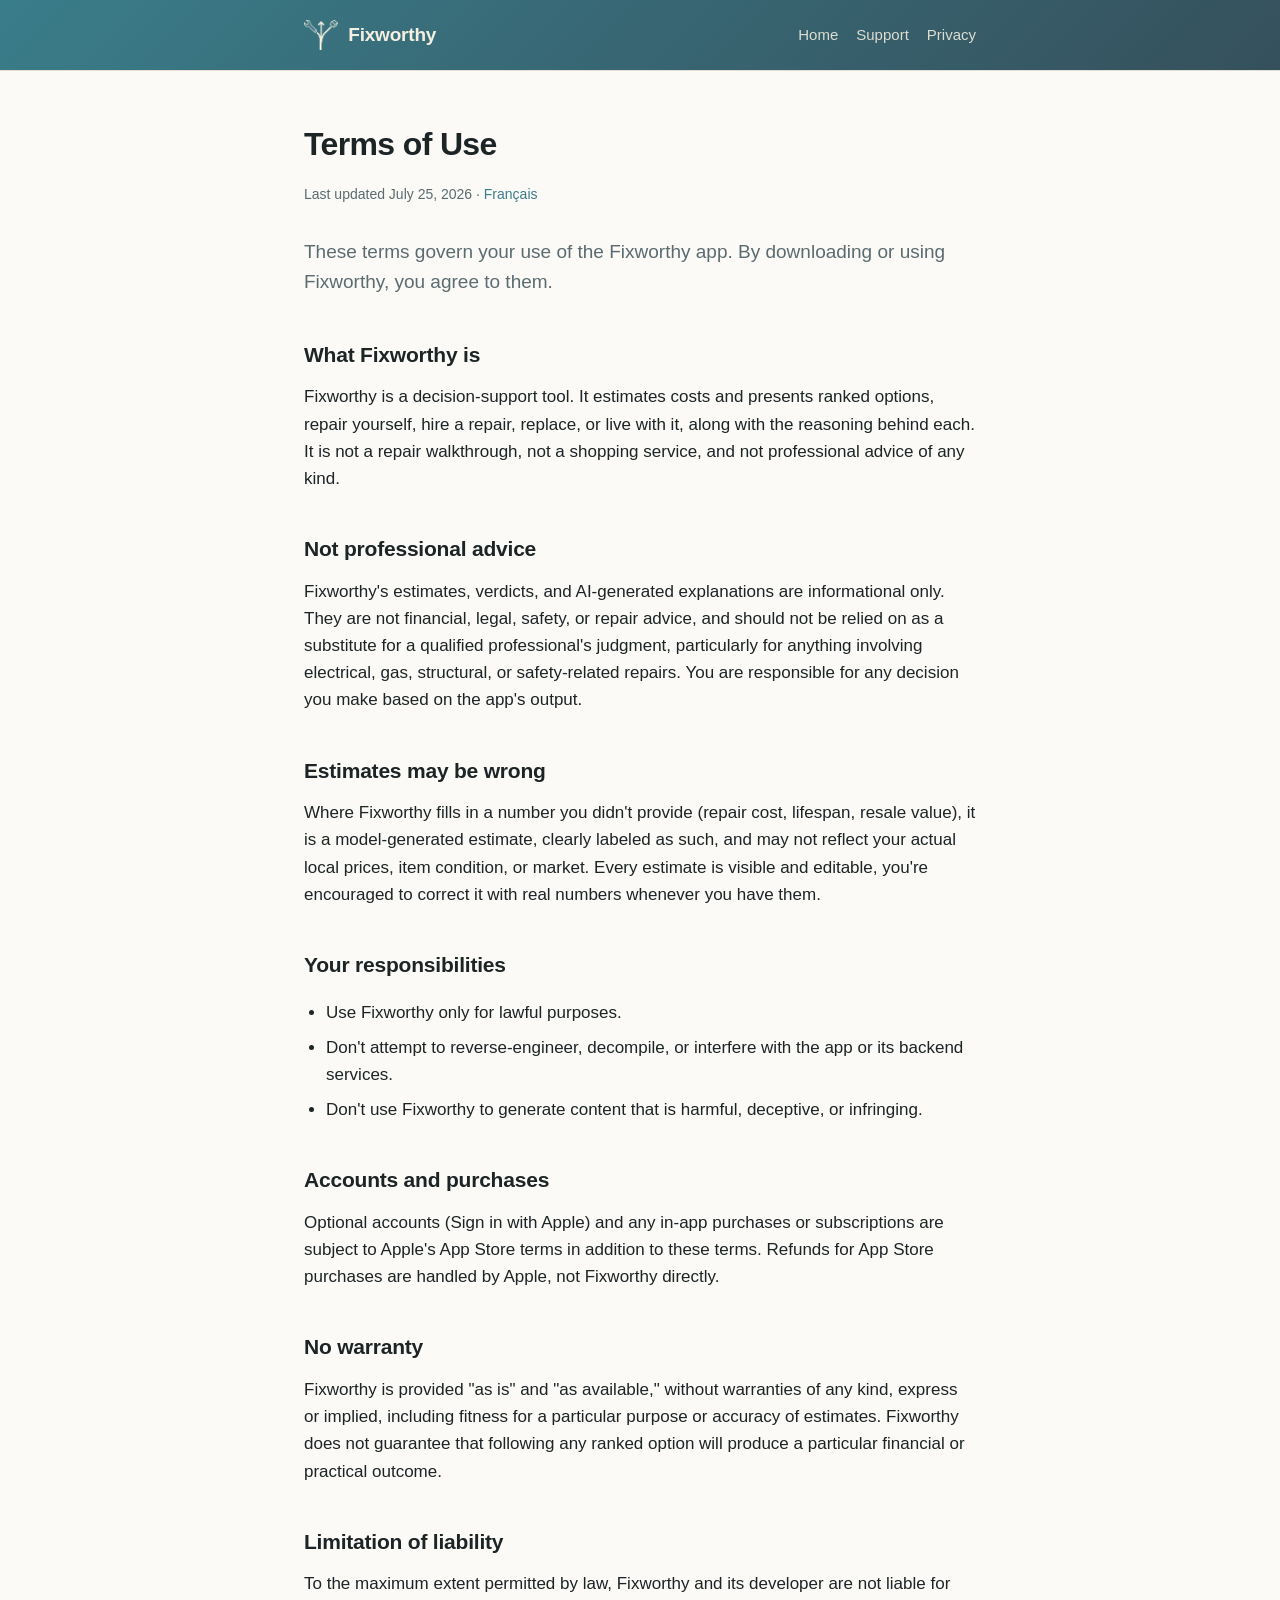
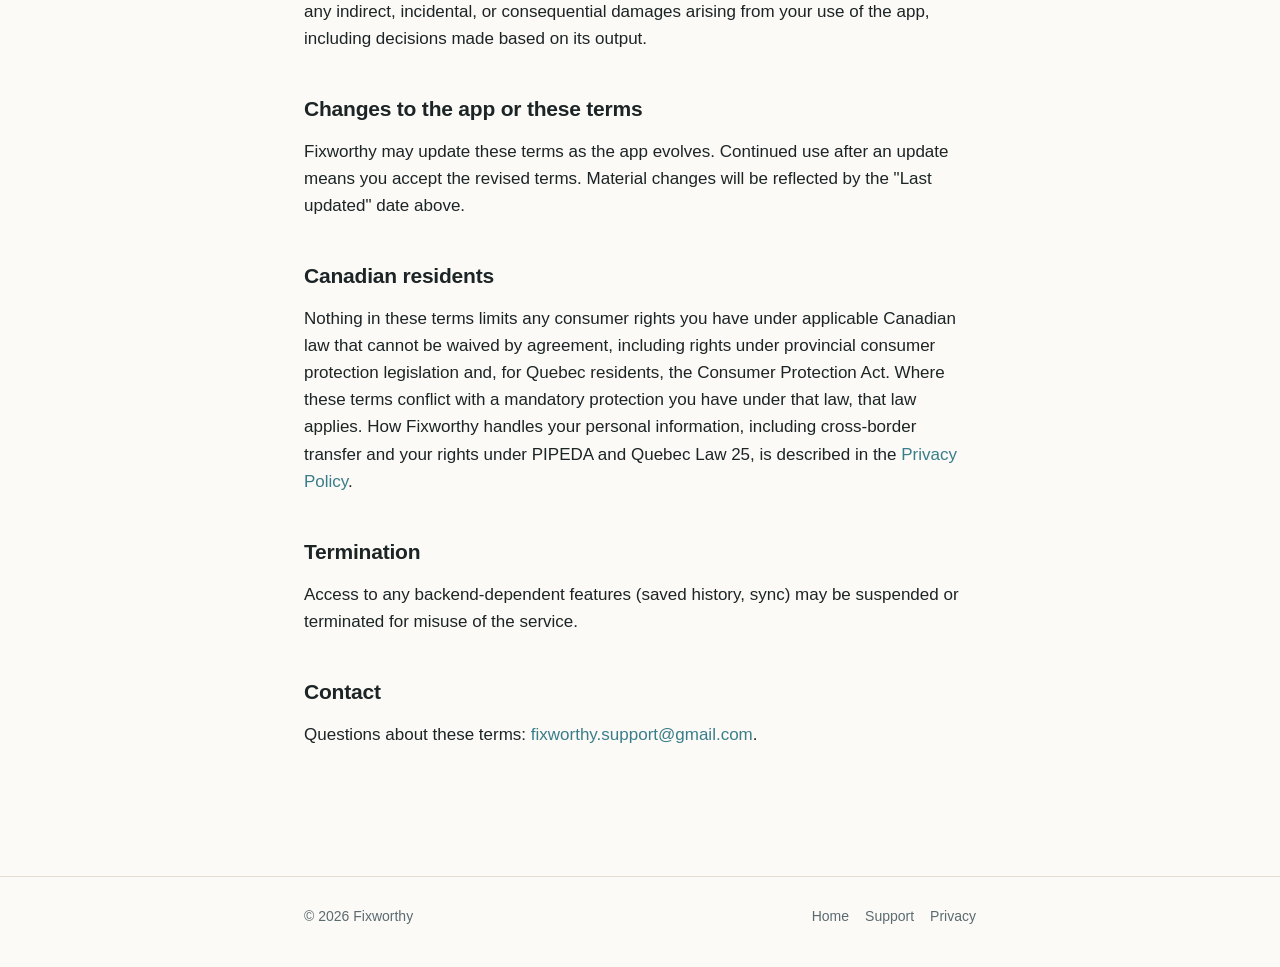
<file: terms.html>
<!DOCTYPE html>
<html lang="en">
<head>
<meta charset="UTF-8">
<meta name="viewport" content="width=device-width, initial-scale=1.0">
<title>Terms of Use - Fixworthy</title>
<meta name="description" content="Terms of use for the Fixworthy app.">
<link rel="stylesheet" href="style.css">
</head>
<body>

<header class="site">
  <div class="wrap">
    <div class="brand"><img class="logo" src="fixworthy-logo.png" alt="Fixworthy logo"> Fixworthy</div>
    <nav>
      <a href="index.html">Home</a>
      <a href="support.html">Support</a>
      <a href="privacy.html">Privacy</a>
    </nav>
  </div>
</header>

<main>
  <h1>Terms of Use</h1>
  <p class="updated">Last updated July 25, 2026 &middot; <a href="terms-fr.html">Fran&ccedil;ais</a></p>

  <p class="lede">
    These terms govern your use of the Fixworthy app. By downloading or using
    Fixworthy, you agree to them.
  </p>

  <h2>What Fixworthy is</h2>
  <p>
    Fixworthy is a decision-support tool. It estimates costs and presents
    ranked options, repair yourself, hire a repair, replace, or live with
    it, along with the reasoning behind each. It is not a repair
    walkthrough, not a shopping service, and not professional advice of any
    kind.
  </p>

  <h2>Not professional advice</h2>
  <p>
    Fixworthy's estimates, verdicts, and AI-generated explanations are
    informational only. They are not financial, legal, safety, or repair
    advice, and should not be relied on as a substitute for a qualified
    professional's judgment, particularly for anything involving electrical,
    gas, structural, or safety-related repairs. You are responsible for any
    decision you make based on the app's output.
  </p>

  <h2>Estimates may be wrong</h2>
  <p>
    Where Fixworthy fills in a number you didn't provide (repair cost,
    lifespan, resale value), it is a model-generated estimate, clearly labeled
    as such, and may not reflect your actual local prices, item condition, or
    market. Every estimate is visible and editable, you're encouraged to
    correct it with real numbers whenever you have them.
  </p>

  <h2>Your responsibilities</h2>
  <ul>
    <li>Use Fixworthy only for lawful purposes.</li>
    <li>Don't attempt to reverse-engineer, decompile, or interfere with the app or its backend services.</li>
    <li>Don't use Fixworthy to generate content that is harmful, deceptive, or infringing.</li>
  </ul>

  <h2>Accounts and purchases</h2>
  <p>
    Optional accounts (Sign in with Apple) and any in-app purchases or
    subscriptions are subject to Apple's App Store terms in addition to
    these terms. Refunds for App Store purchases are handled by Apple, not
    Fixworthy directly.
  </p>

  <h2>No warranty</h2>
  <p>
    Fixworthy is provided "as is" and "as available," without warranties of
    any kind, express or implied, including fitness for a particular purpose
    or accuracy of estimates. Fixworthy does not guarantee that following any
    ranked option will produce a particular financial or practical outcome.
  </p>

  <h2>Limitation of liability</h2>
  <p>
    To the maximum extent permitted by law, Fixworthy and its developer are
    not liable for any indirect, incidental, or consequential damages arising
    from your use of the app, including decisions made based on its output.
  </p>

  <h2>Changes to the app or these terms</h2>
  <p>
    Fixworthy may update these terms as the app evolves. Continued use after
    an update means you accept the revised terms. Material changes will be
    reflected by the "Last updated" date above.
  </p>

  <h2>Canadian residents</h2>
  <p>
    Nothing in these terms limits any consumer rights you have under
    applicable Canadian law that cannot be waived by agreement, including
    rights under provincial consumer protection legislation and, for Quebec
    residents, the Consumer Protection Act. Where these terms conflict with a
    mandatory protection you have under that law, that law applies. How
    Fixworthy handles your personal information, including cross-border
    transfer and your rights under PIPEDA and Quebec Law 25, is described in
    the <a href="privacy.html">Privacy Policy</a>.
  </p>

  <h2>Termination</h2>
  <p>
    Access to any backend-dependent features (saved history, sync) may be
    suspended or terminated for misuse of the service.
  </p>

  <h2>Contact</h2>
  <p>
    Questions about these terms: <a href="mailto:fixworthy.support@gmail.com">fixworthy.support@gmail.com</a>.
  </p>
</main>

<footer class="site">
  <div class="wrap">
    <div>&copy; 2026 Fixworthy</div>
    <nav>
      <a href="index.html">Home</a>
      <a href="support.html">Support</a>
      <a href="privacy.html">Privacy</a>
    </nav>
  </div>
</footer>

</body>
</html>
</file>
<file: style.css>
:root {
  --teal: #3A7D8A;
  --slate: #35505C;
  --cream: #F5EFE1;
  --ink: #1c2426;
  --muted: #5b6b70;
  --border: #e4ded0;
  --bg: #fbfaf6;
  --max: 720px;
}

* { box-sizing: border-box; }

html { -webkit-text-size-adjust: 100%; }

body {
  margin: 0;
  background: var(--bg);
  color: var(--ink);
  font-family: -apple-system, BlinkMacSystemFont, "Segoe UI", Roboto, Helvetica, Arial, sans-serif;
  line-height: 1.6;
  font-size: 17px;
}

a { color: var(--teal); text-decoration: none; }
a:hover { text-decoration: underline; }

header.site {
  border-bottom: 1px solid var(--border);
  background: linear-gradient(135deg, var(--teal), var(--slate));
}

header.site .wrap {
  max-width: var(--max);
  margin: 0 auto;
  padding: 20px 24px;
  display: flex;
  align-items: center;
  justify-content: space-between;
}

header.site .brand {
  display: flex;
  align-items: center;
  gap: 10px;
  color: var(--cream);
  font-weight: 700;
  font-size: 19px;
  letter-spacing: -0.01em;
}

header.site .logo {
  height: 30px;
  width: auto;
  flex: none;
  display: block;
}

header.site nav {
  display: flex;
  gap: 18px;
  font-size: 15px;
}

header.site nav a {
  color: var(--cream);
  opacity: 0.88;
}
header.site nav a:hover { opacity: 1; }

main {
  max-width: var(--max);
  margin: 0 auto;
  padding: 48px 24px 72px;
}

h1 {
  font-size: 32px;
  letter-spacing: -0.02em;
  margin: 0 0 12px;
}

h2 {
  font-size: 21px;
  margin: 40px 0 12px;
  letter-spacing: -0.01em;
}

h3 {
  font-size: 17px;
  margin: 24px 0 8px;
}

p { margin: 0 0 16px; color: var(--ink); }
.muted { color: var(--muted); }

.lede {
  font-size: 19px;
  color: var(--muted);
  margin-bottom: 28px;
}

.card {
  background: #fff;
  border: 1px solid var(--border);
  border-radius: 14px;
  padding: 24px;
  margin: 16px 0;
}

.badge {
  display: inline-block;
  background: rgba(58, 125, 138, 0.1);
  color: var(--teal);
  border: 1px solid rgba(58, 125, 138, 0.25);
  border-radius: 999px;
  padding: 5px 14px;
  font-size: 13px;
  font-weight: 600;
  margin-bottom: 20px;
}

.paths {
  display: grid;
  grid-template-columns: repeat(2, 1fr);
  gap: 12px;
  margin: 24px 0 32px;
}
@media (max-width: 480px) {
  .paths { grid-template-columns: 1fr; }
}

.path {
  border: 1px solid var(--border);
  border-radius: 12px;
  padding: 16px 18px;
  background: #fff;
}
.path .name {
  font-weight: 700;
  font-size: 15px;
  margin-bottom: 4px;
}
.path .desc {
  font-size: 14px;
  color: var(--muted);
}

.cta {
  display: inline-block;
  background: var(--slate);
  color: var(--cream);
  padding: 13px 26px;
  border-radius: 10px;
  font-weight: 600;
  font-size: 15px;
}
.cta:hover { text-decoration: none; background: var(--teal); }

ul, ol { padding-left: 22px; }
li { margin-bottom: 8px; }

hr {
  border: none;
  border-top: 1px solid var(--border);
  margin: 32px 0;
}

footer.site {
  border-top: 1px solid var(--border);
  margin-top: 40px;
}
footer.site .wrap {
  max-width: var(--max);
  margin: 0 auto;
  padding: 28px 24px 40px;
  display: flex;
  justify-content: space-between;
  flex-wrap: wrap;
  gap: 12px;
  font-size: 14px;
  color: var(--muted);
}
footer.site nav { display: flex; gap: 16px; }
footer.site nav a { color: var(--muted); }

.updated {
  font-size: 14px;
  color: var(--muted);
  margin-bottom: 32px;
}

code {
  background: rgba(53, 80, 92, 0.08);
  padding: 1px 6px;
  border-radius: 4px;
  font-size: 0.92em;
}
</file>
